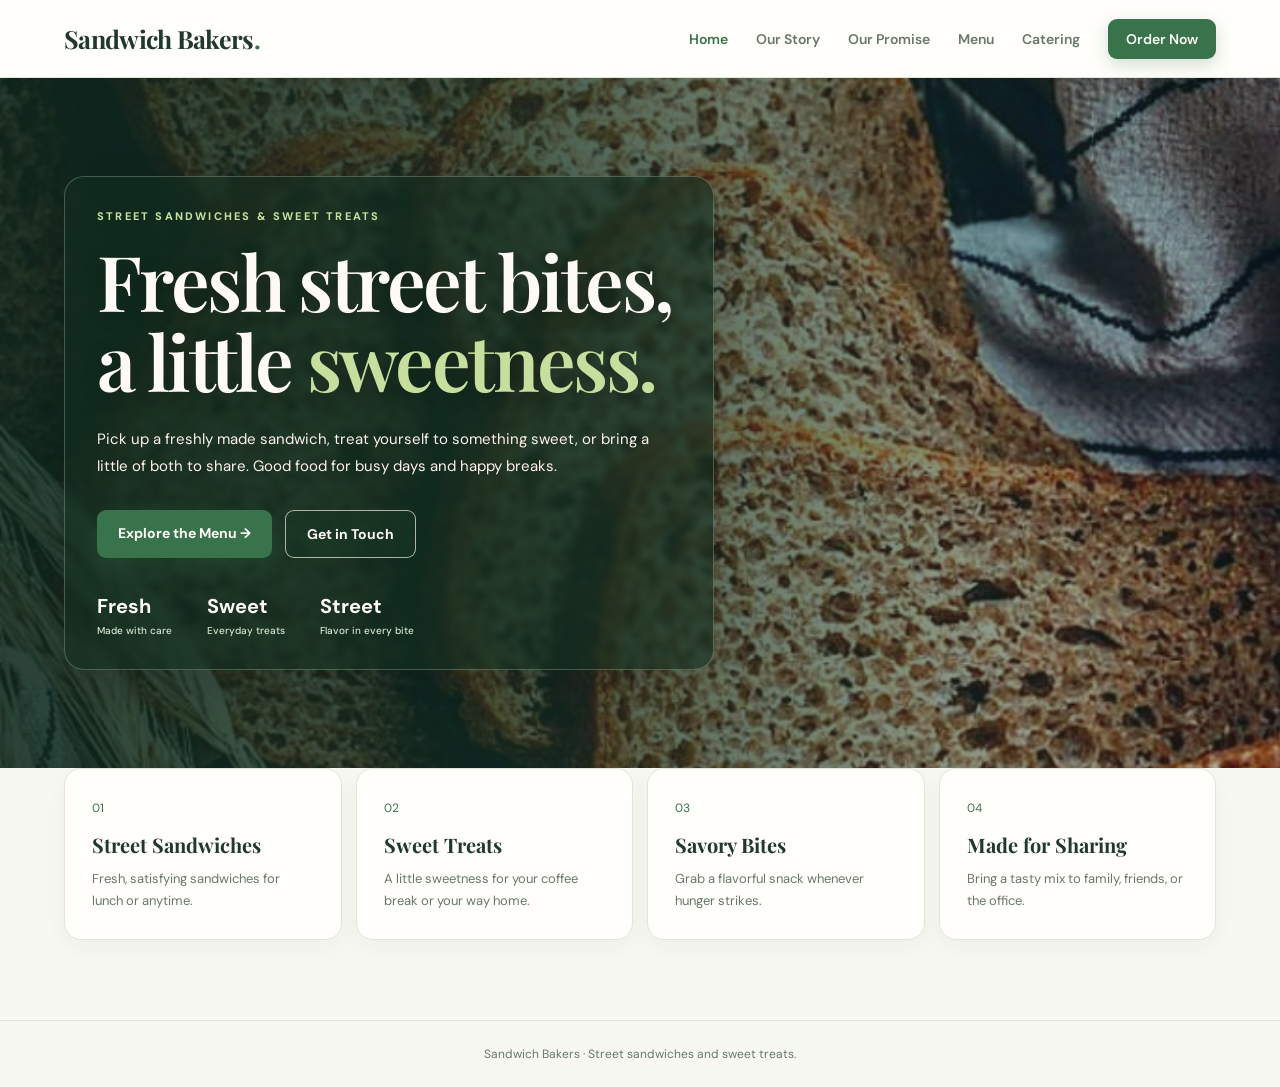
<file: index.html>
<!doctype html><html lang="en"><head><meta charset="UTF-8"><meta name="viewport" content="width=device-width,initial-scale=1"><title>Sandwich Bakers | Street Sandwiches & Sweet Treats</title><link rel="stylesheet" href="css/style.css"></head><body>
<header class="nav"><a class="logo" href="index.html">Sandwich Bakers<span>.</span></a><button class="menu">☰</button><nav><a class="active" href="index.html">Home</a><a href="about.html">Our Story</a><a href="skills.html">Our Promise</a><a href="projects.html">Menu</a><a href="services.html">Catering</a><a class="cta" href="contact.html">Order Now</a></nav></header>
<main><section class="hero"><div class="hero-copy"><p class="eyebrow">STREET SANDWICHES & SWEET TREATS</p><h1>Fresh street bites,<br>a little <span>sweetness.</span></h1><p class="lead">Pick up a freshly made sandwich, treat yourself to something sweet, or bring a little of both to share. Good food for busy days and happy breaks.</p><div class="actions"><a class="btn primary" href="projects.html">Explore the Menu →</a><a class="btn secondary" href="contact.html">Get in Touch</a></div><div class="stats"><b>Fresh<small>Made with care</small></b><b>Sweet<small>Everyday treats</small></b><b>Street<small>Flavor in every bite</small></b></div></div></section>
<section class="cards"><article><em>01</em><h3>Street Sandwiches</h3><p>Fresh, satisfying sandwiches for lunch or anytime.</p></article><article><em>02</em><h3>Sweet Treats</h3><p>A little sweetness for your coffee break or your way home.</p></article><article><em>03</em><h3>Savory Bites</h3><p>Grab a flavorful snack whenever hunger strikes.</p></article><article><em>04</em><h3>Made for Sharing</h3><p>Bring a tasty mix to family, friends, or the office.</p></article></section></main><footer>Sandwich Bakers · Street sandwiches and sweet treats.</footer><script src="js/script.js"></script></body></html>
</file>
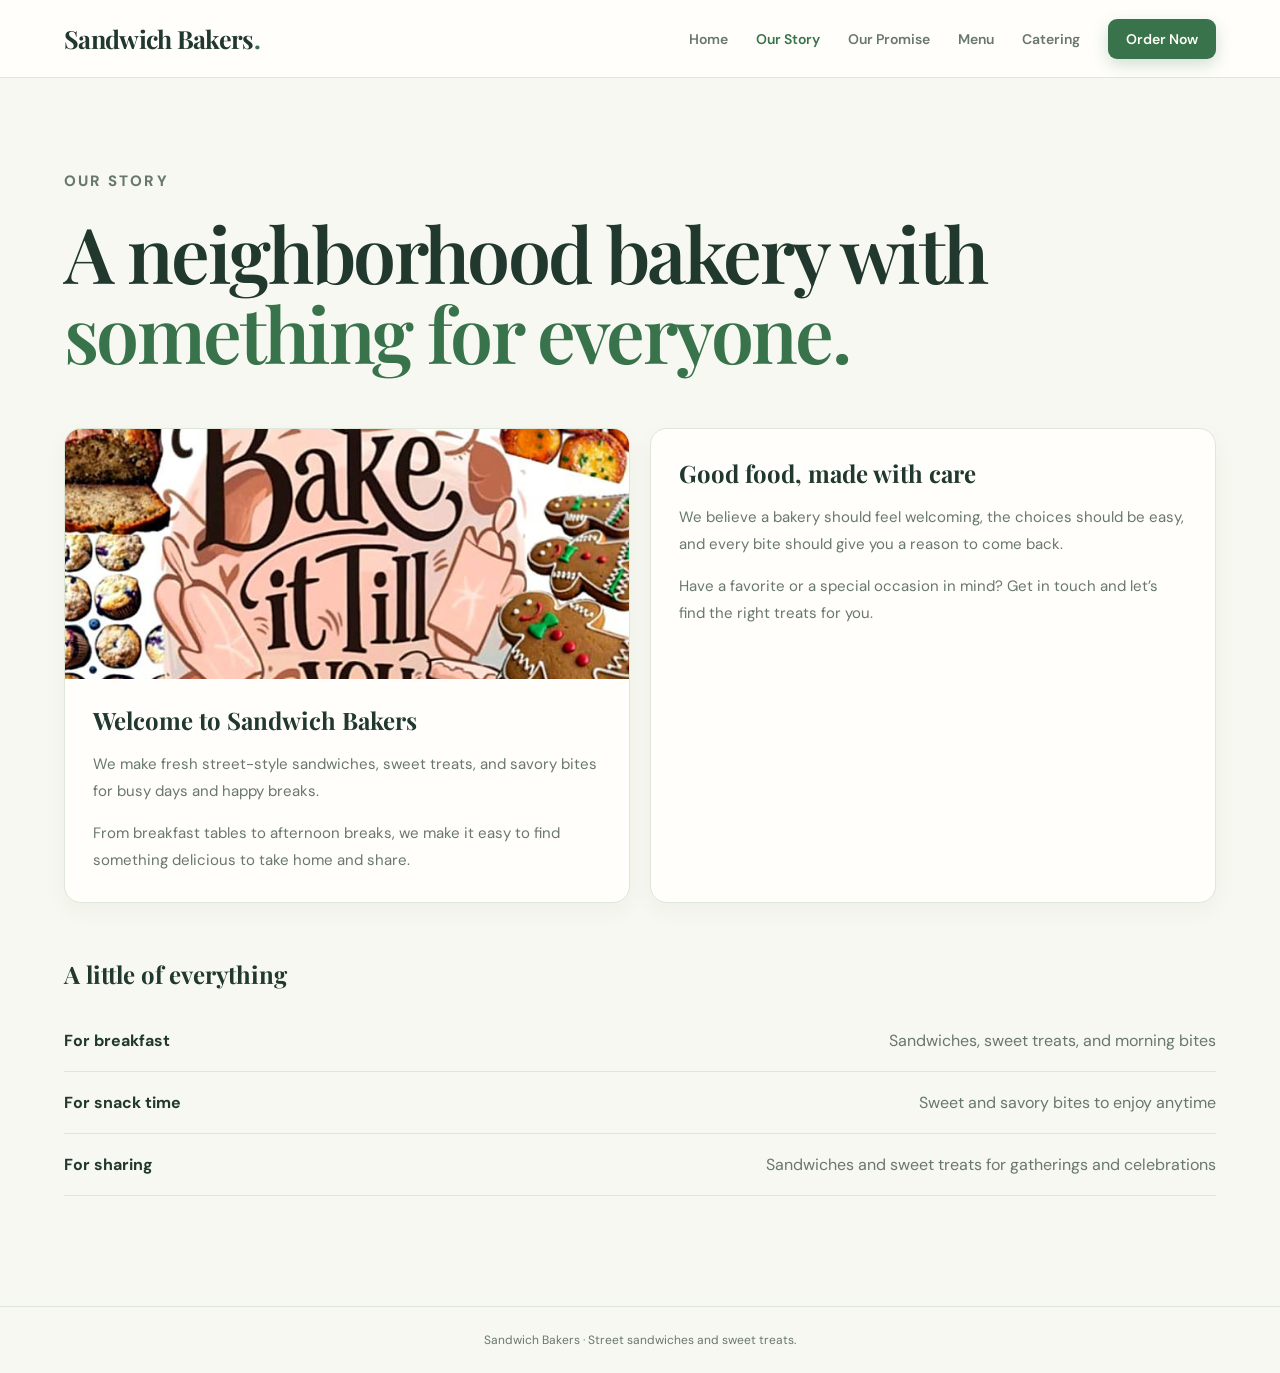
<file: about.html>
<!doctype html><html lang="en"><head><meta charset="UTF-8"><meta name="viewport" content="width=device-width,initial-scale=1"><title>Our Story | Sandwich Bakers</title><link rel="stylesheet" href="css/style.css"></head><body>
<header class="nav"><a class="logo" href="index.html">Sandwich Bakers<span>.</span></a><button class="menu">☰</button><nav><a href="index.html">Home</a><a class="active" href="about.html">Our Story</a><a href="skills.html">Our Promise</a><a href="projects.html">Menu</a><a href="services.html">Catering</a><a class="cta" href="contact.html">Order Now</a></nav></header>
<main class="page"><p class="eyebrow">OUR STORY</p><h1>A neighborhood bakery with <span>something for everyone.</span></h1><div class="two"><article class="story-card"><img class="story-photo" src="image3.jpeg" alt="A baker carefully shaping fresh dough by hand"><div class="story-copy"><h2>Welcome to Sandwich Bakers</h2><p>We make fresh street-style sandwiches, sweet treats, and savory bites for busy days and happy breaks.</p><p>From breakfast tables to afternoon breaks, we make it easy to find something delicious to take home and share.</p></div></article><article><h2>Good food, made with care</h2><p>We believe a bakery should feel welcoming, the choices should be easy, and every bite should give you a reason to come back.</p><p>Have a favorite or a special occasion in mind? Get in touch and let’s find the right treats for you.</p></article></div><h2 class="sub">A little of everything</h2><div class="rows"><div><b>For breakfast</b><span>Sandwiches, sweet treats, and morning bites</span></div><div><b>For snack time</b><span>Sweet and savory bites to enjoy anytime</span></div><div><b>For sharing</b><span>Sandwiches and sweet treats for gatherings and celebrations</span></div></div></main><footer>Sandwich Bakers · Street sandwiches and sweet treats.</footer><script src="js/script.js"></script></body></html>
</file>
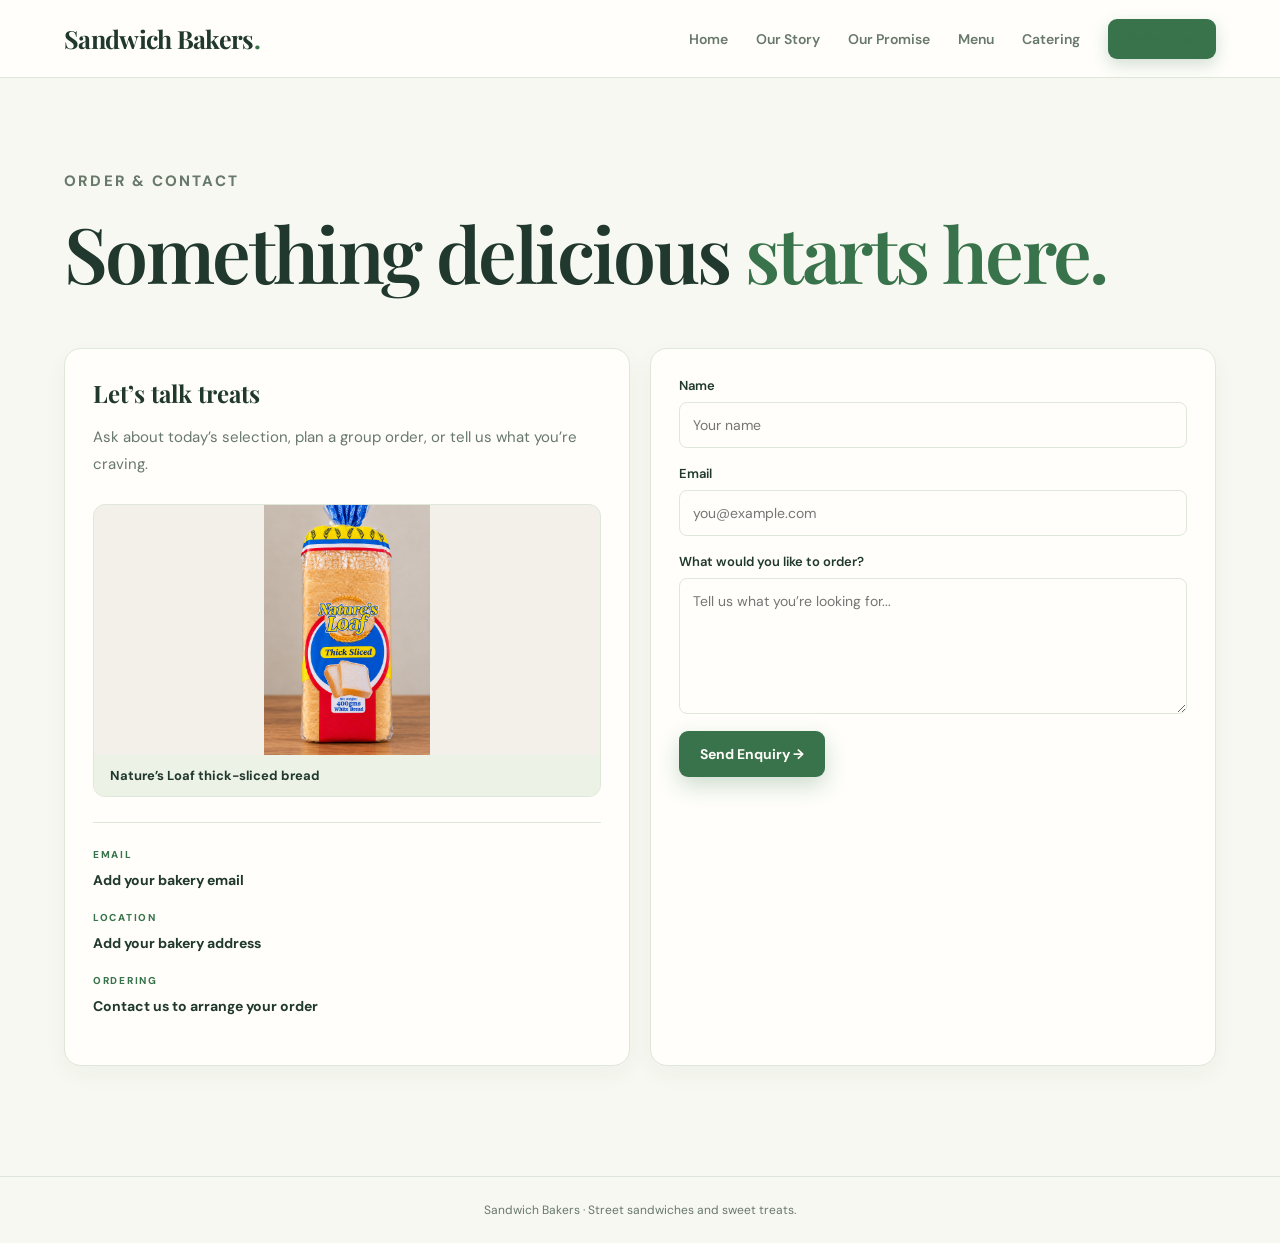
<file: contact.html>
<!doctype html><html lang="en"><head><meta charset="UTF-8"><meta name="viewport" content="width=device-width,initial-scale=1"><title>Order & Contact | Sandwich Bakers</title><link rel="stylesheet" href="css/style.css"></head><body>
<header class="nav"><a class="logo" href="index.html">Sandwich Bakers<span>.</span></a><button class="menu">☰</button><nav><a href="index.html">Home</a><a href="about.html">Our Story</a><a href="skills.html">Our Promise</a><a href="projects.html">Menu</a><a href="services.html">Catering</a><a class="active cta" href="contact.html">Order Now</a></nav></header>
<main class="page"><p class="eyebrow">ORDER & CONTACT</p><h1>Something delicious <span>starts here.</span></h1><div class="contactgrid"><article><h2>Let’s talk treats</h2><p>Ask about today’s selection, plan a group order, or tell us what you’re craving.</p><figure class="order-product"><img src="assets/natures-loaf.png" alt="Nature’s Loaf thick-sliced white bread in its package"><figcaption>Nature’s Loaf thick-sliced bread</figcaption></figure><hr><small>EMAIL</small><strong>Add your bakery email</strong><small>LOCATION</small><strong>Add your bakery address</strong><small>ORDERING</small><strong>Contact us to arrange your order</strong></article><form id="contactForm"><label>Name<input required type="text" name="name" placeholder="Your name"></label><label>Email<input required type="email" name="email" placeholder="you@example.com"></label><label>What would you like to order?<textarea required name="message" rows="6" placeholder="Tell us what you’re looking for..."></textarea></label><button class="btn primary" type="submit">Send Enquiry →</button><p id="formMessage"></p></form></div></main><footer>Sandwich Bakers · Street sandwiches and sweet treats.</footer><script src="js/script.js"></script></body></html>
</file>
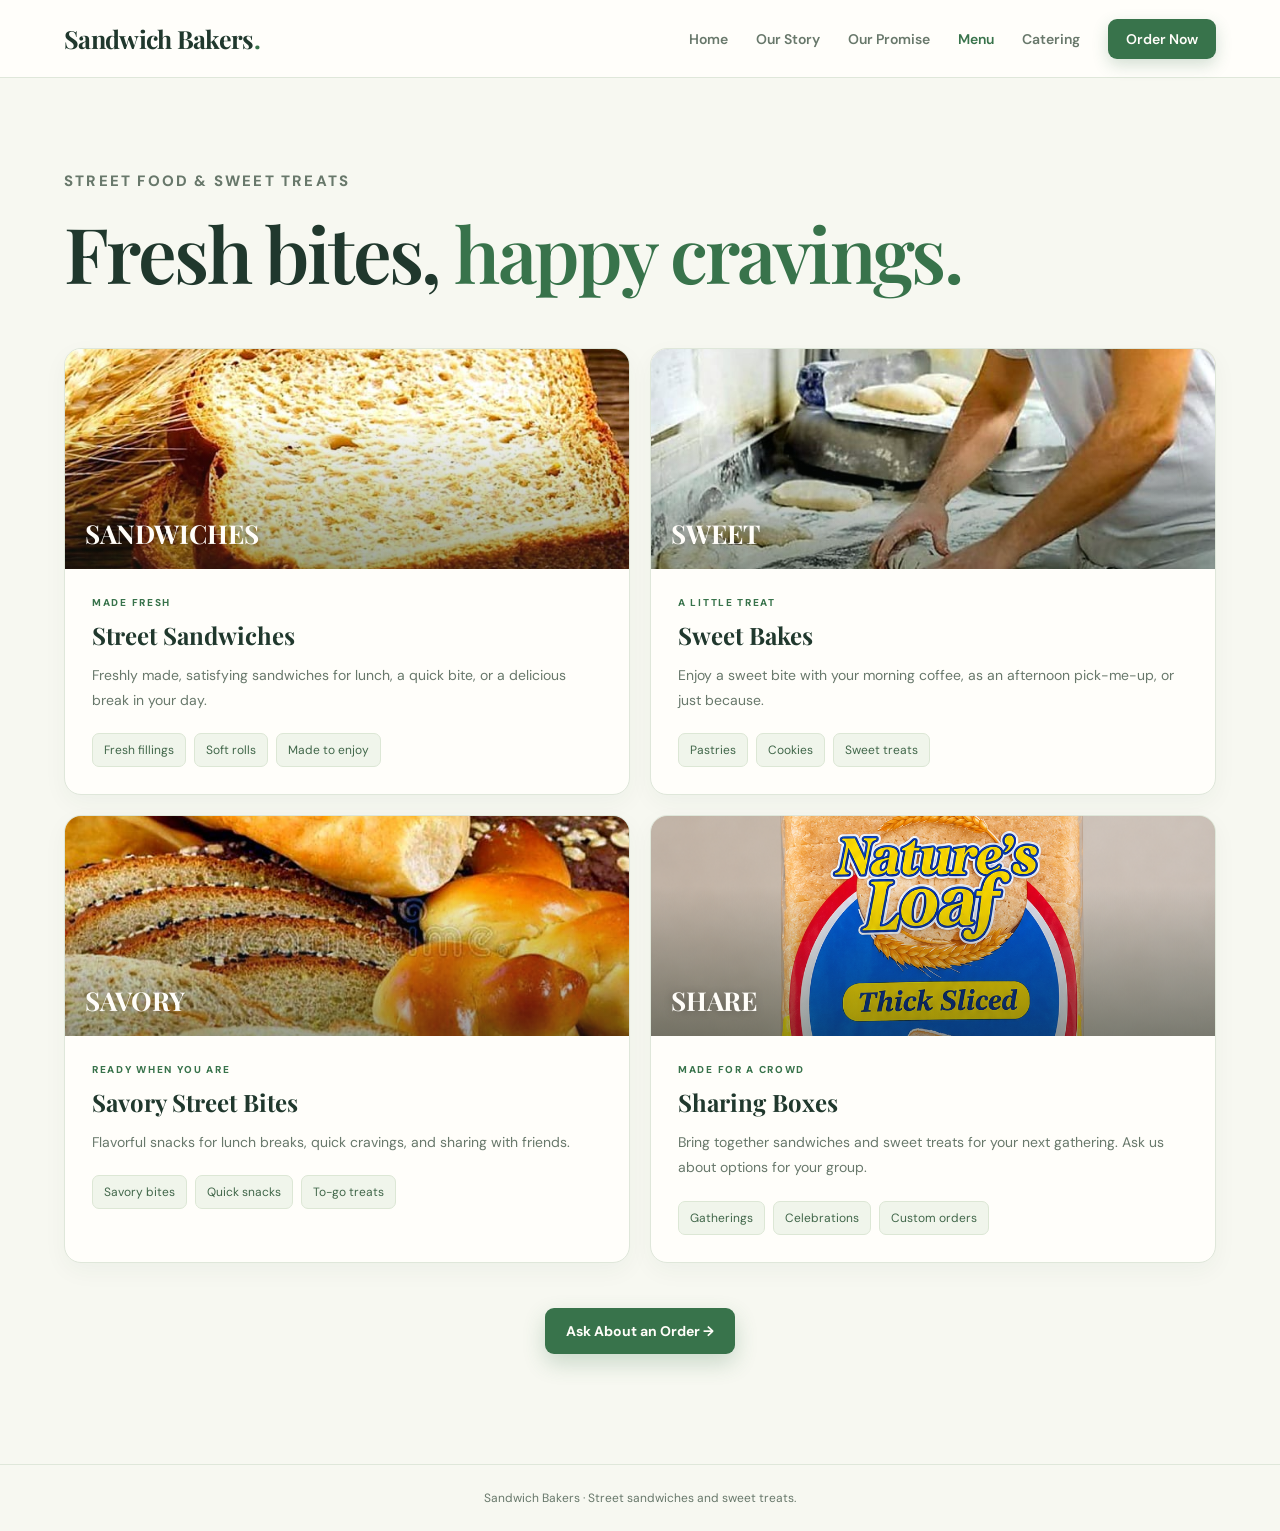
<file: projects.html>
<!doctype html><html lang="en"><head><meta charset="UTF-8"><meta name="viewport" content="width=device-width,initial-scale=1"><title>Menu | Sandwich Bakers</title><link rel="stylesheet" href="css/style.css"></head><body>
<header class="nav"><a class="logo" href="index.html">Sandwich Bakers<span>.</span></a><button class="menu">☰</button><nav><a href="index.html">Home</a><a href="about.html">Our Story</a><a href="skills.html">Our Promise</a><a href="projects.html" class="active">Menu</a><a href="services.html">Catering</a><a class="cta" href="contact.html">Order Now</a></nav></header>
<main class="page"><p class="eyebrow">STREET FOOD & SWEET TREATS</p><h1>Fresh bites, <span>happy cravings.</span></h1><div class="projectgrid"><article class="project"><div class="projectart"><img src="image.jpeg" alt="Freshly baked bread sliced and ready to enjoy"><b>SANDWICHES</b></div><div><small>MADE FRESH</small><h2>Street Sandwiches</h2><p>Freshly made, satisfying sandwiches for lunch, a quick bite, or a delicious break in your day.</p><div class="tags"><span>Fresh fillings</span><span>Soft rolls</span><span>Made to enjoy</span></div></div></article><article class="project"><div class="projectart sweet"><img src="image5.jpeg" alt="A colorful assortment of cakes, cookies, and sweet bakes"><b>SWEET</b></div><div><small>A LITTLE TREAT</small><h2>Sweet Bakes</h2><p>Enjoy a sweet bite with your morning coffee, as an afternoon pick-me-up, or just because.</p><div class="tags"><span>Pastries</span><span>Cookies</span><span>Sweet treats</span></div></div></article><article class="project"><div class="projectart savory"><img src="WhatsApp%20Image%202026-10-16%20at%2005.18.39.jpeg" alt="An assortment of freshly baked rolls and breads"><b>SAVORY</b></div><div><small>READY WHEN YOU ARE</small><h2>Savory Street Bites</h2><p>Flavorful snacks for lunch breaks, quick cravings, and sharing with friends.</p><div class="tags"><span>Savory bites</span><span>Quick snacks</span><span>To-go treats</span></div></div></article><article class="project"><div class="projectart"><img src="assets/natures-loaf.png" alt="Nature’s Loaf thick-sliced white bread in its package"><b>SHARE</b></div><div><small>MADE FOR A CROWD</small><h2>Sharing Boxes</h2><p>Bring together sandwiches and sweet treats for your next gathering. Ask us about options for your group.</p><div class="tags"><span>Gatherings</span><span>Celebrations</span><span>Custom orders</span></div></div></article></div><div class="center"><a class="btn primary" href="contact.html">Ask About an Order →</a></div></main><footer>Sandwich Bakers · Street sandwiches and sweet treats.</footer><script src="js/script.js"></script></body></html>
</file>
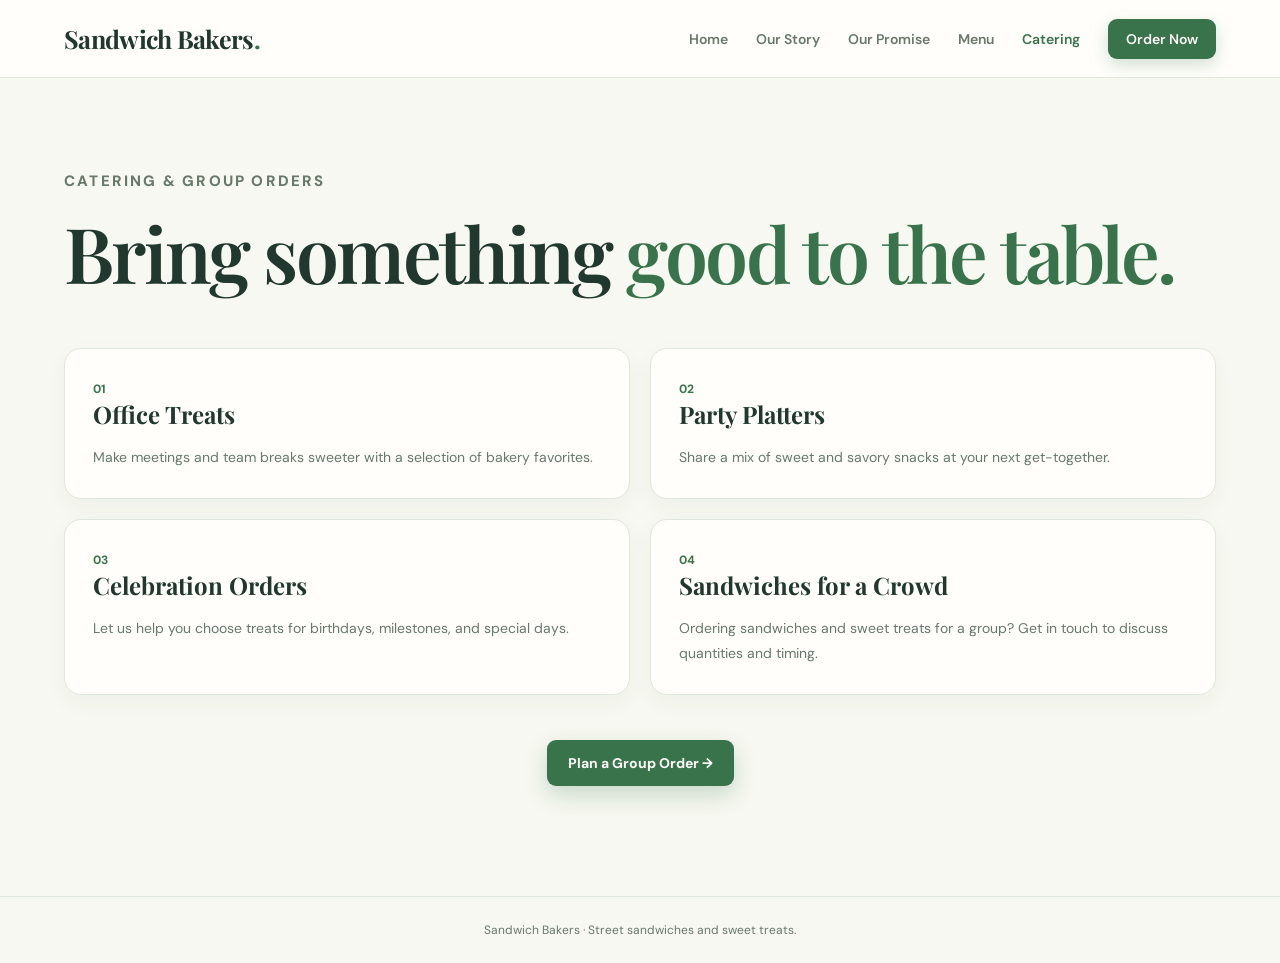
<file: services.html>
<!doctype html><html lang="en"><head><meta charset="UTF-8"><meta name="viewport" content="width=device-width,initial-scale=1"><title>Catering & Group Orders | Sandwich Bakers</title><link rel="stylesheet" href="css/style.css"></head><body>
<header class="nav"><a class="logo" href="index.html">Sandwich Bakers<span>.</span></a><button class="menu">☰</button><nav><a href="index.html">Home</a><a href="about.html">Our Story</a><a href="skills.html">Our Promise</a><a href="projects.html">Menu</a><a class="active" href="services.html">Catering</a><a class="cta" href="contact.html">Order Now</a></nav></header>
<main class="page"><p class="eyebrow">CATERING & GROUP ORDERS</p><h1>Bring something <span>good to the table.</span></h1><div class="servicegrid"><article><b>01</b><h2>Office Treats</h2><p>Make meetings and team breaks sweeter with a selection of bakery favorites.</p></article><article><b>02</b><h2>Party Platters</h2><p>Share a mix of sweet and savory snacks at your next get-together.</p></article><article><b>03</b><h2>Celebration Orders</h2><p>Let us help you choose treats for birthdays, milestones, and special days.</p></article><article><b>04</b><h2>Sandwiches for a Crowd</h2><p>Ordering sandwiches and sweet treats for a group? Get in touch to discuss quantities and timing.</p></article></div><div class="center"><a class="btn primary" href="contact.html">Plan a Group Order →</a></div></main><footer>Sandwich Bakers · Street sandwiches and sweet treats.</footer><script src="js/script.js"></script></body></html>
</file>
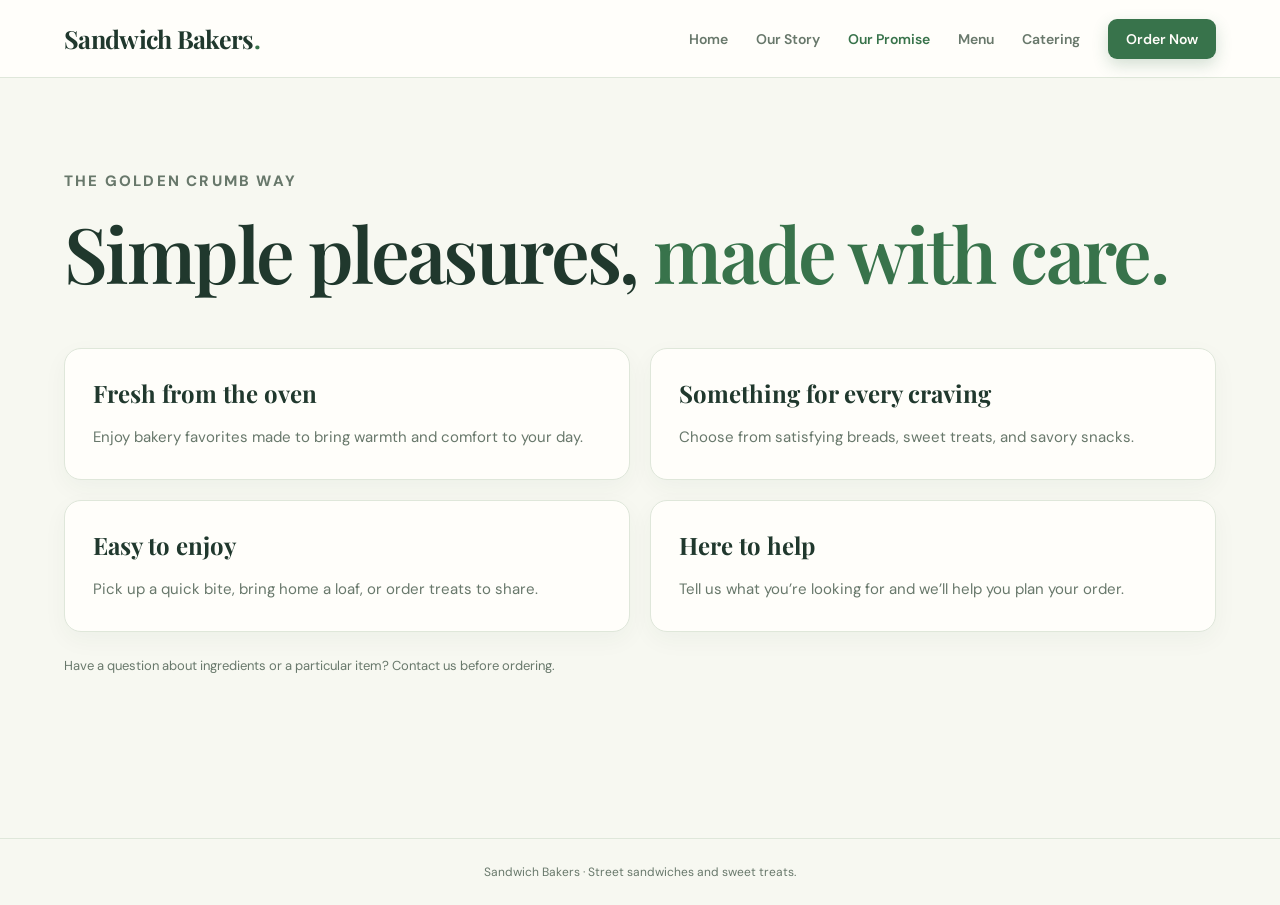
<file: skills.html>
<!doctype html><html lang="en"><head><meta charset="UTF-8"><meta name="viewport" content="width=device-width,initial-scale=1"><title>Our Promise | Sandwich Bakers</title><link rel="stylesheet" href="css/style.css"></head><body>
<header class="nav"><a class="logo" href="index.html">Sandwich Bakers<span>.</span></a><button class="menu">☰</button><nav><a href="index.html">Home</a><a href="about.html">Our Story</a><a class="active" href="skills.html">Our Promise</a><a href="projects.html">Menu</a><a href="services.html">Catering</a><a class="cta" href="contact.html">Order Now</a></nav></header>
<main class="page"><p class="eyebrow">THE GOLDEN CRUMB WAY</p><h1>Simple pleasures, <span>made with care.</span></h1><div class="skillgrid"><article><h2>Fresh from the oven</h2><p>Enjoy bakery favorites made to bring warmth and comfort to your day.</p></article><article><h2>Something for every craving</h2><p>Choose from satisfying breads, sweet treats, and savory snacks.</p></article><article><h2>Easy to enjoy</h2><p>Pick up a quick bite, bring home a loaf, or order treats to share.</p></article><article><h2>Here to help</h2><p>Tell us what you’re looking for and we’ll help you plan your order.</p></article></div>
<p class="note">Have a question about ingredients or a particular item? Contact us before ordering.</p></main><footer>Sandwich Bakers · Street sandwiches and sweet treats.</footer><script src="js/script.js"></script></body></html>
</file>
<file: css/style.css>
@import url('https://fonts.googleapis.com/css2?family=DM+Sans:wght@400;500;600;700;800&family=Playfair+Display:wght@500;600;700&display=swap');

:root {
  color-scheme: light;
  --bg: #f7f8f1;
  --surface: #fffefa;
  --surface-warm: #edf2e6;
  --text: #20382d;
  --muted: #68786b;
  --accent: #38734b;
  --accent-dark: #285a39;
  --honey: #dcae60;
  --border: #dfe7da;
  --shadow: 0 18px 50px rgba(34, 66, 43, .1);
}

* { box-sizing: border-box; margin: 0; padding: 0; }
html { scroll-behavior: smooth; }
body {
  min-height: 100vh;
  overflow-x: hidden;
  background: var(--bg);
  color: var(--text);
  font-family: 'DM Sans', system-ui, sans-serif;
}

.nav {
  position: sticky;
  top: 0;
  z-index: 20;
  display: flex;
  height: 78px;
  align-items: center;
  justify-content: space-between;
  padding: 0 5%;
  border-bottom: 1px solid var(--border);
  background: rgba(255, 254, 250, .94);
  backdrop-filter: blur(16px);
}
.logo {
  color: var(--text);
  font-family: 'Playfair Display', Georgia, serif;
  font-size: 25px;
  font-weight: 700;
  text-decoration: none;
  letter-spacing: -.7px;
}
.logo span { color: var(--accent); }
nav { display: flex; align-items: center; gap: 28px; }
nav a {
  color: var(--muted);
  font-size: 14px;
  font-weight: 600;
  text-decoration: none;
  transition: color .2s ease;
}
nav a:hover, nav a.active { color: var(--accent); }
nav .cta {
  padding: 11px 18px;
  border-radius: 9px;
  background: var(--accent);
  color: #fffdf9;
  box-shadow: 0 6px 16px rgba(56, 115, 75, .22);
}
nav .cta:hover { background: var(--accent-dark); color: #fff; }
.menu {
  display: none;
  border: 0;
  background: none;
  color: var(--text);
  font-size: 25px;
  cursor: pointer;
}

.hero {
  display: flex;
  width: 100%;
  min-height: 690px;
  align-items: center;
  padding: 72px max(5%, calc((100% - 1320px) / 2));
  background-color: #183b2b;
  background-image:
    linear-gradient(90deg, rgba(15, 40, 28, .88) 0%, rgba(19, 48, 33, .76) 42%, rgba(24, 53, 37, .52) 72%, rgba(24, 53, 37, .34) 100%),
    url('../image4.jpeg');
  background-position: center, center 46%;
  background-size: cover;
}
.hero-copy {
  width: min(100%, 650px);
  padding: 32px;
  border: 1px solid rgba(239, 246, 224, .24);
  border-radius: 20px;
  background: rgba(19, 46, 32, .62);
  box-shadow: 0 16px 40px rgba(18, 10, 12, .16);
  backdrop-filter: blur(3px);
}
.eyebrow {
  margin-bottom: 18px;
  color: var(--accent);
  font-size: 11px;
  font-weight: 800;
  letter-spacing: 2.2px;
}
.hero h1, .page h1 {
  margin-bottom: 25px;
  font-family: 'Playfair Display', Georgia, serif;
  font-size: clamp(48px, 6vw, 78px);
  font-weight: 600;
  line-height: 1.04;
  letter-spacing: -2.6px;
}
.hero h1 { color: #fffaf6; text-shadow: 0 2px 18px rgba(23, 13, 14, .28); }
.hero h1 span { color: #c6df9f; }
.page h1 span { color: var(--accent); }
.hero .eyebrow { color: #c6df9f; }
.lead, .page p {
  color: var(--muted);
  font-size: 15px;
  line-height: 1.8;
}
.hero .lead { color: #fff2ec; }
.actions { display: flex; flex-wrap: wrap; gap: 13px; margin: 30px 0; }
.btn {
  display: inline-block;
  padding: 14px 21px;
  border: 0;
  border-radius: 9px;
  color: var(--text);
  font: 700 14px 'DM Sans', system-ui, sans-serif;
  text-decoration: none;
  cursor: pointer;
  transition: transform .2s ease, background .2s ease, box-shadow .2s ease;
}
.btn:hover { transform: translateY(-2px); }
.primary {
  background: var(--accent);
  color: #fffdf9;
  box-shadow: 0 9px 22px rgba(56, 115, 75, .24);
}
.primary:hover { background: var(--accent-dark); }
.hero .secondary { border: 1px solid rgba(255, 250, 246, .65); background: rgba(25, 58, 39, .48); color: #fffaf6; }
.hero .secondary:hover { background: rgba(25, 58, 39, .78); }
.stats { display: flex; gap: 35px; margin-top: 35px; }
.hero .stats b { color: #fffaf6; font-size: 20px; }
.stats small {
  display: block;
  margin-top: 5px;
  color: var(--muted);
  font-size: 10px;
  font-weight: 500;
}
.hero .stats small { color: #d8e6d2; }

.cards {
  display: grid;
  max-width: 1350px;
  grid-template-columns: repeat(4, 1fr);
  gap: 14px;
  margin: 0 auto 80px;
  padding: 0 5%;
}
.cards article, .two article, .skillgrid article, .servicegrid article,
.contactgrid > article, .contactgrid form, .project {
  border: 1px solid var(--border);
  border-radius: 17px;
  background: var(--surface);
  box-shadow: 0 8px 24px rgba(34, 66, 43, .045);
  transition: transform .22s ease, box-shadow .22s ease, border-color .22s ease;
}
.cards article:hover, .two article:hover, .skillgrid article:hover,
.servicegrid article:hover, .project:hover {
  transform: translateY(-4px);
  border-color: #c4d6bf;
  box-shadow: var(--shadow);
}
.cards article { padding: 27px; }
.cards em, .servicegrid b { color: var(--accent); font-size: 12px; font-style: normal; }
.cards h3 { margin: 14px 0 10px; font-family: 'Playfair Display', Georgia, serif; font-size: 20px; }
.cards p { color: var(--muted); font-size: 13px; line-height: 1.7; }

.page { max-width: 1450px; min-height: calc(100vh - 140px); margin: auto; padding: 90px 5% 110px; }
.page h1 { margin-bottom: 55px; }
.two, .skillgrid, .projectgrid, .servicegrid, .contactgrid {
  display: grid;
  grid-template-columns: repeat(2, 1fr);
  gap: 20px;
}
.two article, .skillgrid article, .servicegrid article,
.contactgrid > article, .contactgrid form { padding: 28px; }
.two article h2, .skillgrid h2, .servicegrid h2, .contactgrid h2 {
  margin-bottom: 15px;
  font-family: 'Playfair Display', Georgia, serif;
}
.two p + p { margin-top: 15px; }
.sub { margin: 55px 0 20px; font-family: 'Playfair Display', Georgia, serif; }
.rows div { display: flex; justify-content: space-between; gap: 25px; padding: 20px 0; border-bottom: 1px solid var(--border); }
.rows span { color: var(--muted); }
.tags { display: flex; flex-wrap: wrap; gap: 8px; margin-top: 20px; }
.tags span {
  padding: 8px 11px;
  border: 1px solid #dce7d5;
  border-radius: 7px;
  background: #f0f5eb;
  color: #41674a;
  font-size: 12px;
}
.note { margin-top: 22px; color: var(--muted) !important; font-size: 13px !important; }
.projectgrid { grid-template-columns: repeat(2, 1fr); }
.project { overflow: hidden; padding: 0; }
.projectart {
  position: relative;
  display: grid;
  height: 220px;
  place-items: center;
  overflow: hidden;
  background: radial-gradient(circle at 50% 45%, #d9e9bd, transparent 43%), linear-gradient(135deg, #f0f4e5, #b8d0a8);
}
.projectart.sweet { background: radial-gradient(circle at 50% 45%, #f1dbad, transparent 43%), linear-gradient(135deg, #fbf4e7, #e4c995); }
.projectart.savory { background: radial-gradient(circle at 50% 45%, #b9d7b6, transparent 43%), linear-gradient(135deg, #eef4e9, #a6c5a2); }
.projectart img {
  position: absolute;
  width: 100%;
  height: 100%;
  object-fit: cover;
  transition: transform .35s ease;
}
.project:hover .projectart img { transform: scale(1.04); }
.projectart::after {
  position: absolute;
  inset: 0;
  background: linear-gradient(0deg, rgba(20, 35, 23, .43), transparent 68%);
  content: "";
}
.projectart b {
  position: relative;
  z-index: 1;
  align-self: end;
  justify-self: start;
  margin: 0 0 18px 20px;
  color: #fffdf9;
  font-family: 'Playfair Display', Georgia, serif;
  font-size: 26px;
  text-shadow: 0 1px 8px rgba(0, 0, 0, .3);
}
.story-card { overflow: hidden; padding: 0 !important; }
.story-photo { display: block; width: 100%; height: 250px; object-fit: cover; object-position: center 42%; }
.story-copy { padding: 25px 28px 28px; }
.project > div:last-child { padding: 27px; }
.project small, .contactgrid small {
  display: block;
  margin-bottom: 10px;
  color: var(--accent);
  font-size: 10px;
  font-weight: 800;
  letter-spacing: 1.7px;
}
.project h2 { margin-bottom: 12px; font-family: 'Playfair Display', Georgia, serif; }
.project p, .servicegrid article p { font-size: 14px; }
.center { margin-top: 45px; text-align: center; }
.contactgrid article p { margin-bottom: 20px; }
.order-product {
  display: grid;
  min-height: 250px;
  place-items: center;
  overflow: hidden;
  margin-top: 26px;
  border: 1px solid var(--border);
  border-radius: 12px;
  background: #f3f0e9;
}
.order-product img { display: block; width: 100%; height: 250px; object-fit: contain; }
.order-product figcaption {
  width: 100%;
  padding: 12px 16px;
  background: var(--surface-warm);
  color: var(--text);
  font-size: 13px;
  font-weight: 700;
}
.contactgrid hr { margin: 25px 0; border: 0; border-top: 1px solid var(--border); }
.contactgrid strong { display: block; margin-bottom: 22px; font-size: 14px; }
label { display: block; margin-bottom: 17px; color: var(--text); font-size: 13px; font-weight: 600; }
input, textarea {
  display: block;
  width: 100%;
  margin-top: 8px;
  padding: 13px;
  border: 1px solid var(--border);
  border-radius: 8px;
  outline: none;
  background: #fffefa;
  color: var(--text);
  font: 14px 'DM Sans', system-ui, sans-serif;
}
input:focus, textarea:focus { border-color: var(--accent); box-shadow: 0 0 0 3px rgba(56, 115, 75, .15); }
#formMessage { margin-top: 15px; color: var(--accent-dark); }
footer { padding: 25px; border-top: 1px solid var(--border); color: var(--muted); font-size: 12px; text-align: center; }

:focus-visible { outline: 3px solid #86a977; outline-offset: 3px; }
::selection { background: #dce9ce; color: #20382d; }

@media (max-width: 900px) {
  nav { display: none; position: absolute; top: 78px; right: 0; left: 0; flex-direction: column; align-items: flex-start; padding: 25px 5%; border-bottom: 1px solid var(--border); background: var(--surface); }
  nav.open { display: flex; }
  .menu { display: block; }
  .hero { min-height: 630px; padding-top: 55px; padding-bottom: 55px; }
  .cards { grid-template-columns: 1fr 1fr; }
  .two, .skillgrid, .projectgrid, .servicegrid, .contactgrid { grid-template-columns: 1fr; }
}
@media (max-width: 560px) {
  .nav { padding: 0 20px; }
  .hero, .page { padding-right: 20px; padding-left: 20px; }
  .hero { min-height: 620px; background-position: center, 57% center; }
  .hero-copy { padding: 25px 21px; background: rgba(19, 46, 32, .72); }
  .hero h1, .page h1 { font-size: 45px; letter-spacing: -1.6px; }
  .stats { gap: 18px; }
  .cards { grid-template-columns: 1fr; padding: 0 20px; }
  .rows div { display: block; }
  .rows span { display: block; margin-top: 7px; }
  .two, .skillgrid, .projectgrid, .servicegrid, .contactgrid { padding: 0; }
}
</file>
